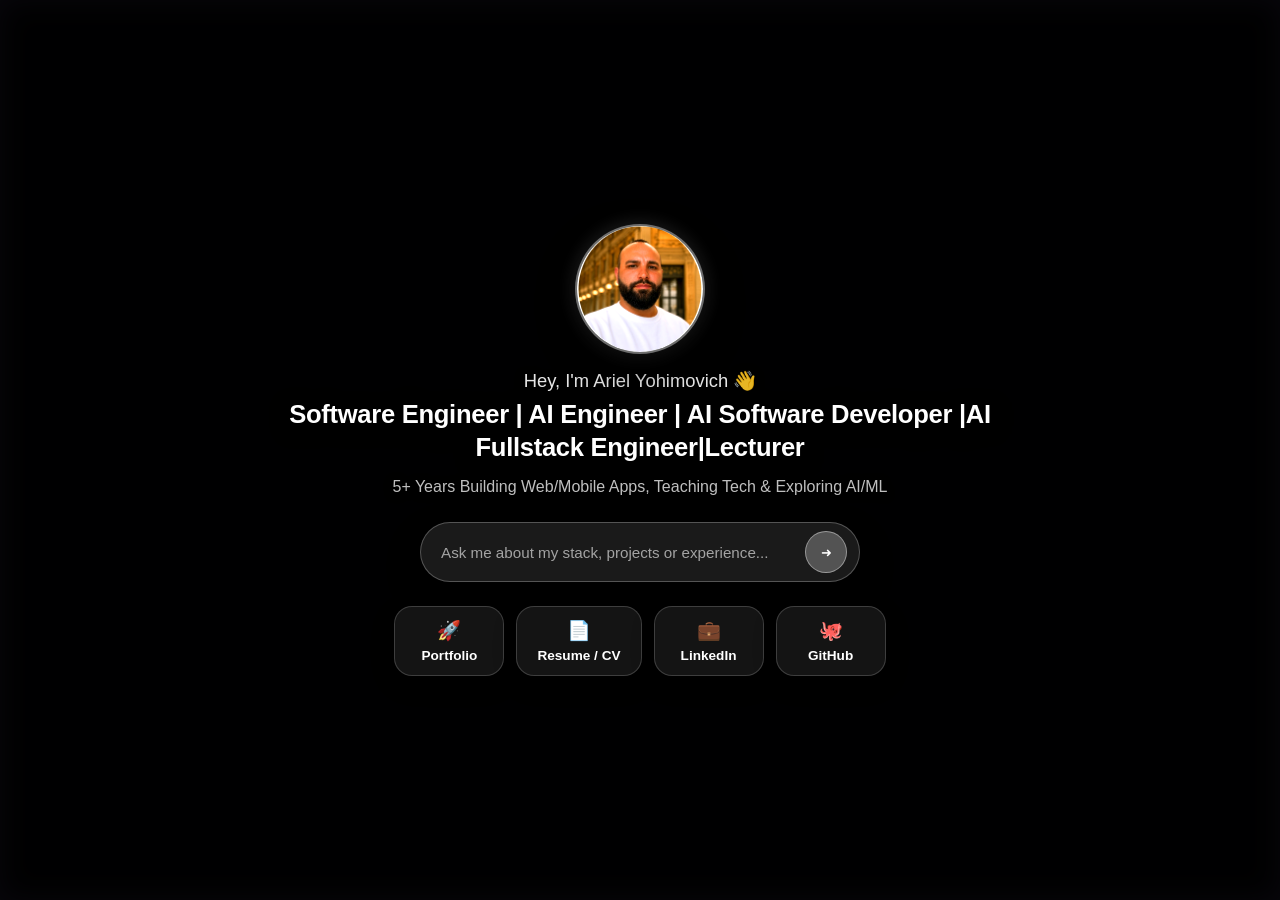
<file: index.html>
<!DOCTYPE html>
<html lang="en">
<head>
  <meta charset="UTF-8">
  <meta name="viewport" content="width=device-width, initial-scale=1.0, viewport-fit=cover">
  <title>Ariel Yohimovich | Software Engineer</title>

  <meta name="description" content="Ariel Yohimovich — Software Engineer, AI Engineer, AI Software Developer,AI Fullstack Engineer,Lecturer. 5+ years building web/mobile apps, teaching tech, and exploring AI/ML.">
  <meta property="og:title" content="Ariel Yohimovich | Software Engineer">
  <meta property="og:description" content="5+ Years Building Web/Mobile Apps, Teaching Tech & Exploring AI/ML">
  <meta property="og:image" content="me.png">
  <meta property="og:type" content="website">
  <meta name="twitter:card" content="summary">
  <link rel="icon" href="favicon.ico">
  <link rel="stylesheet" href="style.css">
</head>
<body>

  <canvas id="fluid-canvas"></canvas>

  <div class="container">
    <div class="avatar-wrapper">
      <div class="avatar interactive">
        <img src="me.png" alt="Ariel Yohimovich" onerror="this.classList.add('broken')">
        <div class="avatar-fallback" aria-hidden="true">AY</div>
      </div>
    </div>

    <div class="greeting">Hey, I'm Ariel Yohimovich 👋</div>
    <h1 class="title">Software Engineer | AI Engineer |  AI Software Developer |AI Fullstack Engineer|Lecturer</h1>
    <p class="subtitle">5+ Years Building Web/Mobile Apps, Teaching Tech &amp; Exploring AI/ML</p>

    <form class="input-box interactive" role="search">
      <label for="ask-input" class="visually-hidden">Ask me about my stack, projects or experience</label>
      <input id="ask-input" type="text" placeholder="Ask me about my stack, projects or experience..." autocomplete="off" />
      <button type="submit" aria-label="Submit question">&#10140;</button>
    </form>

    <nav class="nav-cards" aria-label="Main navigation">
      <a href="portfolio.html" class="card interactive">
        <span class="card-icon" aria-hidden="true">🚀</span><span>Portfolio</span>
      </a>

      <a href="Ariel_Yohimovich_CV.pdf" target="_blank" rel="noopener noreferrer" download class="card interactive">
        <span class="card-icon" aria-hidden="true">📄</span><span>Resume / CV</span>
      </a>

      <a href="https://www.linkedin.com/in/ariel-yohimovich/" target="_blank" rel="noopener noreferrer" class="card interactive">
        <span class="card-icon" aria-hidden="true">💼</span><span>LinkedIn</span>
      </a>

      <a href="https://github.com/arielyohimovich" target="_blank" rel="noopener noreferrer" class="card interactive">
        <span class="card-icon" aria-hidden="true">🐙</span><span>GitHub</span>
      </a>
    </nav>
  </div>

  <script src="script.js"></script>
</body>
</html>
</file>
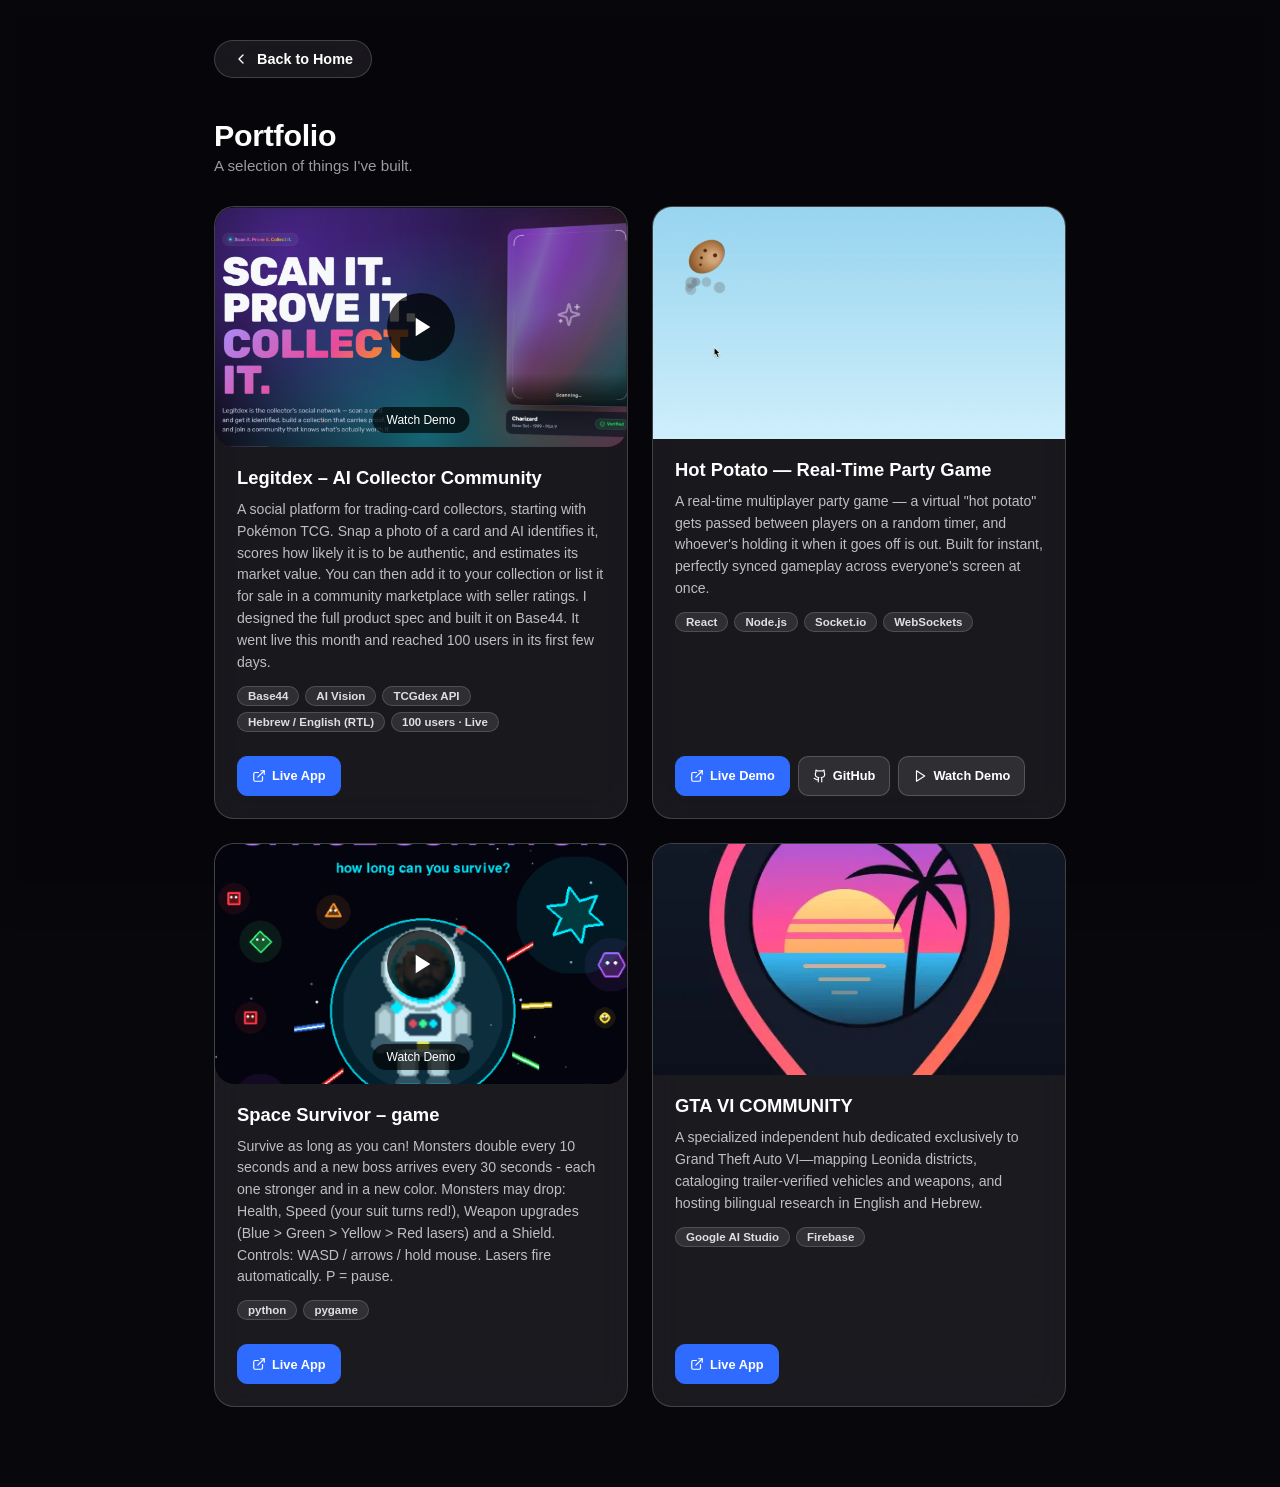
<file: portfolio.html>
<!DOCTYPE html>
<html lang="en">
<head>
  <meta charset="UTF-8">
  <meta name="viewport" content="width=device-width, initial-scale=1.0, viewport-fit=cover">
  <title>Portfolio | Ariel Yohimovich</title>

  <meta name="description" content="Selected projects by Ariel Yohimovich — Software Engineer & Full-Stack Curriculum Author.">
  <meta property="og:title" content="Portfolio | Ariel Yohimovich">
  <meta property="og:description" content="Selected projects by Ariel Yohimovich — Software Engineer & Full-Stack Curriculum Author.">
  <meta property="og:type" content="website">
  <meta name="twitter:card" content="summary">
  <link rel="icon" href="favicon.ico">
  <link rel="stylesheet" href="portfolio.css">
</head>
<body>

  <canvas id="fluid-canvas"></canvas>

  <div class="page">

    <div class="topbar">
      <a href="index.html" class="back-link">
        <svg xmlns="http://www.w3.org/2000/svg" width="16" height="16" viewBox="0 0 24 24" fill="none" stroke="currentColor" stroke-width="2" stroke-linecap="round" stroke-linejoin="round"><path d="m15 18-6-6 6-6"></path></svg>
        Back to Home
      </a>
    </div>

    <div>
      <div class="page-title">Portfolio</div>
      <div class="page-subtitle">A selection of things I've built.</div>
    </div>

    <div class="projects-grid">

<!-- Project 1: Legitdex -->
<article class="project-card">

  <div class="project-thumb thumb-llm" id="legitdexThumbnail">

    <!-- Original Image -->
    <div class="legitdex-cover" id="legitdexCover"
         onclick="playLegitdexVideo()">

      <img
        src="legitdex.png"
        alt="Legitdex collector app screenshot"
      >

      <!-- Play Button -->
      <div class="legitdex-play">
        <svg viewBox="0 0 24 24" width="32" height="32"
             fill="white">
          <path d="M8 5v14l11-7z"/>
        </svg>
      </div>

      <span class="legitdex-watch-label">Watch Demo</span>

    </div>

    <!-- Video - Initially Hidden -->
    <div class="legitdex-video-container" id="legitdexVideoContainer">

      <button
        class="legitdex-close"
        onclick="stopLegitdexVideo(event)"
        aria-label="Back to image"
      >
        &times;
      </button>

      <video
        id="legitdexVideo"
        controls
        playsinline
        preload="none"
      >
        <source src="/legitdex.mp4" type="video/mp4">
        Your browser does not support HTML video.
      </video>

    </div>

  </div>

  <div class="project-body">

    <div class="project-title">
      Legitdex – AI Collector Community
    </div>

    <p class="project-desc">
      A social platform for trading-card collectors, starting with Pokémon TCG.
      Snap a photo of a card and AI identifies it, scores how likely it is
      to be authentic, and estimates its market value. You can then
      add it to your collection or list it for sale in a community
      marketplace with seller ratings.

      I designed the full product spec and built it on Base44.
      It went live this month and reached 100 users in its first few days.
    </p>

    <div class="tech-tags">
      <span class="tech-tag">Base44</span>
      <span class="tech-tag">AI Vision</span>
      <span class="tech-tag">TCGdex API</span>
      <span class="tech-tag">Hebrew / English (RTL)</span>
      <span class="tech-tag">100 users · Live</span>
    </div>

    <div class="project-actions">

      <a
        href="https://legitdex.base44.app/"
        target="_blank"
        rel="noopener noreferrer"
        class="action-btn primary"
      >
        <svg xmlns="http://www.w3.org/2000/svg"
             width="14" height="14" viewBox="0 0 24 24"
             fill="none" stroke="currentColor"
             stroke-width="2" stroke-linecap="round"
             stroke-linejoin="round">
          <path d="M18 13v6a2 2 0 0 1-2 2H5a2 2 0 0 1-2-2V8a2 2 0 0 1 2-2h6"/>
          <path d="M15 3h6v6"/>
          <path d="M10 14 21 3"/>
        </svg>
        Live App
      </a>

    </div>

  </div>
</article>

      <!-- Project 2: Hot Potato game -->
      <article class="project-card">
        <div class="project-thumb thumb-game">
          <img src="hot-potato.png" alt="Hot Potato game screenshot" onerror="this.classList.add('broken')">
          <div class="thumb-fallback" aria-hidden="true">
            <svg xmlns="http://www.w3.org/2000/svg" width="26" height="26" viewBox="0 0 24 24" fill="none" stroke="currentColor" stroke-width="1.5" stroke-linecap="round" stroke-linejoin="round"><circle cx="12" cy="12" r="10"></circle><path d="M12 6v6l4 2"></path></svg>
            <span>Add project-hotpotato.png</span>
          </div>
        </div>
        <div class="project-body">
          <div class="project-title">Hot Potato — Real-Time Party Game</div>
          <p class="project-desc">
            A real-time multiplayer party game — a virtual "hot potato" gets passed between players on a
            random timer, and whoever's holding it when it goes off is out. Built for instant, perfectly
            synced gameplay across everyone's screen at once.
          </p>
          <div class="tech-tags">
            <span class="tech-tag">React</span>
            <span class="tech-tag">Node.js</span>
            <span class="tech-tag">Socket.io</span>
            <span class="tech-tag">WebSockets</span>
          </div>
          <div class="project-actions">
            <a href="https://example.com" target="_blank" rel="noopener noreferrer" class="action-btn primary">
              <svg xmlns="http://www.w3.org/2000/svg" width="14" height="14" viewBox="0 0 24 24" fill="none" stroke="currentColor" stroke-width="2" stroke-linecap="round" stroke-linejoin="round"><path d="M18 13v6a2 2 0 0 1-2 2H5a2 2 0 0 1-2-2V8a2 2 0 0 1 2-2h6"></path><path d="M15 3h6v6"></path><path d="M10 14 21 3"></path></svg>
              Live Demo
            </a>
            <a href="https://github.com/arielyohimovich/hot-potato-game" target="_blank" rel="noopener noreferrer" class="action-btn">
              <svg xmlns="http://www.w3.org/2000/svg" width="14" height="14" viewBox="0 0 24 24" fill="none" stroke="currentColor" stroke-width="2" stroke-linecap="round" stroke-linejoin="round"><path d="M15 22v-4a4.8 4.8 0 0 0-1-3.5c3 0 6-2 6-5.5.08-1.25-.27-2.48-1-3.5.28-1.15.28-2.35 0-3.5 0 0-1 0-3 1.5-2.64-.5-5.36-.5-8 0C6 2 5 2 5 2c-.3 1.15-.3 2.35 0 3.5A5.403 5.403 0 0 0 4 9c0 3.5 3 5.5 6 5.5-.39.49-.68 1.05-.85 1.65-.17.6-.22 1.23-.15 1.85v4"></path><path d="M9 18c-4.51 2-5-2-7-2"></path></svg>
              GitHub
            </a>
            <a href="https://youtube.com" target="_blank" rel="noopener noreferrer" class="action-btn">
              <svg xmlns="http://www.w3.org/2000/svg" width="14" height="14" viewBox="0 0 24 24" fill="none" stroke="currentColor" stroke-width="2" stroke-linecap="round" stroke-linejoin="round"><polygon points="6 3 20 12 6 21 6 3"></polygon></svg>
              Watch Demo
            </a>
          </div>
        </div>
      </article>

<!-- Project 3: Space Survivor -->
<article class="project-card">

  <div class="project-thumb thumb-llm" id="legitdexThumbnail">

    <!-- Original Image -->
    <div class="legitdex-cover" id="spaceSurvivorCover"
         onclick="playspaceSurvivorVideo()">

      <img
        src="space-survivor.png"
        alt="space survivor game screenshat"
      >

      <!-- Play Button -->
      <div class="legitdex-play">
        <svg viewBox="0 0 24 24" width="32" height="32"
             fill="white">
          <path d="M8 5v14l11-7z"/>
        </svg>
      </div>

      <span class="legitdex-watch-label">Watch Demo</span>

    </div>

    <!-- Video - Initially Hidden -->
    <div class="legitdex-video-container" id="spaceSurvivorVideoContainer">

      <button
        class="legitdex-close"
        onclick="stopspaceSurvivorVideo(event)"
        aria-label="Back to image"
      >
        &times;
      </button>

      <video
        id="spaceSurvivorVideo"
        controls
        playsinline
        preload="none"
      >
        <source src="/space_survivor_promo.mp4" type="video/mp4">
        Your browser does not support HTML video.
      </video>

    </div>

  </div>

  <div class="project-body">

    <div class="project-title">
      Space Survivor – game
    </div>

    <p class="project-desc">
     Survive as long as you can! Monsters double every 10 seconds and a new boss arrives every 30 seconds - each one stronger and in a new color.

     Monsters may drop: Health, Speed (your suit turns red!), Weapon upgrades (Blue > Green > Yellow > Red lasers) and a Shield.

      Controls: WASD / arrows / hold mouse. Lasers fire automatically. P = pause.
    </p>

    <div class="tech-tags">
      <span class="tech-tag">python</span>
      <span class="tech-tag">pygame</span>
    </div>

    <div class="project-actions">

      <a
        href="https://ariel93.itch.io/space-survivor"
        target="_blank"
        rel="noopener noreferrer"
        class="action-btn primary"
      >
        <svg xmlns="http://www.w3.org/2000/svg"
             width="14" height="14" viewBox="0 0 24 24"
             fill="none" stroke="currentColor"
             stroke-width="2" stroke-linecap="round"
             stroke-linejoin="round">
          <path d="M18 13v6a2 2 0 0 1-2 2H5a2 2 0 0 1-2-2V8a2 2 0 0 1 2-2h6"/>
          <path d="M15 3h6v6"/>
          <path d="M10 14 21 3"/>
        </svg>
        Live App
      </a>

    </div>

  </div>
</article>
      <!-- Project 4: gta 6 community -->
      <article class="project-card">
        <div class="project-thumb thumb-game">
          <img src="gta6community.png" alt="gta 6 community" onerror="this.classList.add('broken')">
          <div class="thumb-fallback" aria-hidden="true">
            <svg xmlns="http://www.w3.org/2000/svg" width="26" height="26" viewBox="0 0 24 24" fill="none" stroke="currentColor" stroke-width="1.5" stroke-linecap="round" stroke-linejoin="round"><circle cx="12" cy="12" r="10"></circle><path d="M12 6v6l4 2"></path></svg>
          </div>
        </div>
        <div class="project-body">
          <div class="project-title">GTA VI COMMUNITY</div>
          <p class="project-desc">
           A specialized independent hub dedicated exclusively to Grand Theft Auto VI—mapping Leonida districts, cataloging trailer-verified vehicles and weapons, and hosting bilingual research in English and Hebrew.
          </p>
          <div class="tech-tags">
            <span class="tech-tag">Google AI Studio</span>
            <span class="tech-tag">Firebase</span>
          </div>
          <div class="project-actions">
              <a
        href="https://gta-vi-community.ai.studio/"
        target="_blank"
        rel="noopener noreferrer"
        class="action-btn primary"
      >
        <svg xmlns="http://www.w3.org/2000/svg"
             width="14" height="14" viewBox="0 0 24 24"
             fill="none" stroke="currentColor"
             stroke-width="2" stroke-linecap="round"
             stroke-linejoin="round">
          <path d="M18 13v6a2 2 0 0 1-2 2H5a2 2 0 0 1-2-2V8a2 2 0 0 1 2-2h6"/>
          <path d="M15 3h6v6"/>
          <path d="M10 14 21 3"/>
        </svg>
        Live App
      </a>

    
          </div>
        </div>
      </article>
  

    </div>

  </div>

  <script src="portfolio.js"></script>
</body>
</html>
</file>
<file: style.css>
* {
  box-sizing: border-box;
  margin: 0;
  padding: 0;
  font-family: -apple-system, BlinkMacSystemFont, "Segoe UI", Roboto, Helvetica, Arial, sans-serif;
}

body, html {
  width: 100%;
  min-height: 100dvh;
  background-color: #08070c;
  overflow-x: hidden;
  overflow-y: auto;
}

@media (prefers-reduced-motion: reduce) {
  * {
    animation-duration: 0.001ms !important;
    transition-duration: 0.001ms !important;
  }
}

#fluid-canvas {
  position: fixed;
  top: 0;
  left: 0;
  width: 100%;
  height: 100%;
  z-index: 1;
  filter: blur(15px) contrast(1.2);
  pointer-events: none;
}

.container {
  position: relative;
  z-index: 2;
  display: flex;
  flex-direction: column;
  align-items: center;
  justify-content: center;
  min-height: 100dvh;
  text-align: center;
  color: #ffffff;
  padding: 40px 20px;
  padding-top: max(40px, env(safe-area-inset-top));
  padding-bottom: max(40px, env(safe-area-inset-bottom));
  padding-left: max(20px, env(safe-area-inset-left));
  padding-right: max(20px, env(safe-area-inset-right));
  pointer-events: none;
}

.interactive {
  pointer-events: auto;
}

a.interactive:focus-visible,
button:focus-visible,
input:focus-visible {
  outline: 2px solid #ffffff;
  outline-offset: 3px;
  border-radius: inherit;
}

.avatar-wrapper {
  margin-bottom: 16px;
}

.avatar {
  width: 130px;
  height: 130px;
  border-radius: 50%;
  overflow: hidden;
  background: rgba(255, 255, 255, 0.12);
  backdrop-filter: blur(15px);
  -webkit-backdrop-filter: blur(15px);
  border: 2px solid rgba(255, 255, 255, 0.35);
  display: flex;
  align-items: center;
  justify-content: center;
  box-shadow: 0 15px 35px rgba(0,0,0,0.5), 0 0 20px rgba(255, 255, 255, 0.15);
  transition: transform 0.3s ease, border-color 0.3s ease;
}

.avatar:hover {
  transform: scale(1.05);
  border-color: rgba(255, 255, 255, 0.6);
}

.avatar img {
  width: 100%;
  height: 100%;
  object-fit: cover;
  filter: saturate(1.25) contrast(1.1) brightness(1.05);
}

.avatar .avatar-fallback {
  width: 100%;
  height: 100%;
  display: none;
  align-items: center;
  justify-content: center;
  font-size: 2.2rem;
  font-weight: 800;
  color: #ffffff;
  background: linear-gradient(135deg, #7b5cff, #ff5ca8);
}

.avatar img.broken {
  display: none;
}
.avatar img.broken + .avatar-fallback {
  display: flex;
}

.greeting {
  font-size: 1.15rem;
  font-weight: 500;
  margin-bottom: 6px;
  color: rgba(255, 255, 255, 0.9);
  text-shadow: 0 2px 10px rgba(0,0,0,0.5);
}

.title {
  font-size: 1.6rem;
  font-weight: 800;
  letter-spacing: -0.3px;
  margin-bottom: 12px;
  color: #ffffff;
  text-shadow: 0 4px 20px rgba(0,0,0,0.6);
  max-width: 750px;
  line-height: 1.3;
}

.subtitle {
  font-size: 1rem;
  color: rgba(255, 255, 255, 0.75);
  margin-bottom: 24px;
  max-width: 520px;
  line-height: 1.4;
  text-shadow: 0 2px 8px rgba(0,0,0,0.5);
}

.input-box {
  display: flex;
  align-items: center;
  background: rgba(255, 255, 255, 0.1);
  backdrop-filter: blur(20px);
  -webkit-backdrop-filter: blur(20px);
  border: 1px solid rgba(255, 255, 255, 0.25);
  border-radius: 30px;
  padding: 8px 12px 8px 20px;
  width: 100%;
  max-width: 440px;
  box-shadow: 0 15px 35px rgba(0, 0, 0, 0.3);
  margin-bottom: 24px;
}

.visually-hidden {
  position: absolute;
  width: 1px;
  height: 1px;
  padding: 0;
  margin: -1px;
  overflow: hidden;
  clip: rect(0, 0, 0, 0);
  white-space: nowrap;
  border: 0;
}

.input-box input {
  border: none;
  background: transparent;
  outline: none;
  width: 100%;
  font-size: 0.95rem;
  color: #ffffff;
}

.input-box input::placeholder {
  color: rgba(255, 255, 255, 0.6);
}

.input-box button {
  background: rgba(255, 255, 255, 0.25);
  border: 1px solid rgba(255, 255, 255, 0.4);
  width: 42px;
  height: 42px;
  border-radius: 50%;
  color: white;
  display: flex;
  align-items: center;
  justify-content: center;
  cursor: pointer;
  transition: all 0.2s;
  flex-shrink: 0;
}

.input-box button:hover {
  background: #ffffff;
  color: #000;
  transform: scale(1.08);
}

.nav-cards {
  display: flex;
  gap: 12px;
  flex-wrap: wrap;
  justify-content: center;
  width: 100%;
  max-width: 550px;
}

.card {
  background: rgba(255, 255, 255, 0.08);
  backdrop-filter: blur(16px);
  -webkit-backdrop-filter: blur(16px);
  border: 1px solid rgba(255, 255, 255, 0.18);
  padding: 12px 20px;
  border-radius: 18px;
  display: flex;
  flex-direction: column;
  align-items: center;
  justify-content: center;
  gap: 6px;
  min-width: 110px;
  min-height: 44px;
  text-decoration: none;
  color: #ffffff;
  font-size: 0.85rem;
  font-weight: 600;
  transition: all 0.3s cubic-bezier(0.25, 0.8, 0.25, 1);
  box-shadow: 0 8px 25px rgba(0, 0, 0, 0.2);
}

.card:hover {
  background: rgba(255, 255, 255, 0.25);
  border-color: rgba(255, 255, 255, 0.5);
  transform: translateY(-4px) scale(1.02);
}

.card-icon {
  font-size: 1.2rem;
}

@media (max-width: 600px) {
  .container {
    justify-content: flex-start;
    padding-top: max(30px, env(safe-area-inset-top));
  }

  .avatar {
    width: 110px;
    height: 110px;
  }

  .title {
    font-size: 1.3rem;
    line-height: 1.35;
  }

  .subtitle {
    font-size: 0.9rem;
    margin-bottom: 20px;
  }

  .input-box {
    margin-bottom: 20px;
  }

  .nav-cards {
    flex-direction: column;
    width: 100%;
    max-width: 100%;
    gap: 12px;
  }

  .card {
    width: 100%;
    max-width: 100%;
    flex-direction: row;
    justify-content: center;
    padding: 16px;
    border-radius: 20px;
    font-size: 1rem;
    gap: 12px;
  }

  .card-icon {
    font-size: 1.3rem;
  }
}
</file>
<file: portfolio.css>
* {
  box-sizing: border-box;
  margin: 0;
  padding: 0;
  font-family: -apple-system, BlinkMacSystemFont, "Segoe UI", Roboto, Helvetica, Arial, sans-serif;
}

body, html {
  width: 100%;
  min-height: 100dvh;
  background-color: #08070c;
  color: #ffffff;
  overflow-x: hidden;
}

@media (prefers-reduced-motion: reduce) {
  * {
    animation-duration: 0.001ms !important;
    transition-duration: 0.001ms !important;
  }
}

#fluid-canvas {
  position: fixed;
  top: 0;
  left: 0;
  width: 100%;
  height: 100%;
  z-index: 0;
  filter: blur(15px) contrast(1.2);
  pointer-events: none;
}

.page {
  position: relative;
  z-index: 1;
  max-width: 900px;
  margin: 0 auto;
  padding: 40px 24px 80px;
  padding-top: max(40px, env(safe-area-inset-top));
  padding-left: max(24px, env(safe-area-inset-left));
  padding-right: max(24px, env(safe-area-inset-right));
}

a:focus-visible,
button:focus-visible {
  outline: 2px solid #ffffff;
  outline-offset: 3px;
  border-radius: 8px;
}

/* ---------- top bar ---------- */
.topbar {
  margin-bottom: 40px;
}

.back-link {
  display: inline-flex;
  align-items: center;
  gap: 8px;
  color: #ffffff;
  text-decoration: none;
  font-size: 0.9rem;
  font-weight: 600;
  background: rgba(255, 255, 255, 0.08);
  border: 1px solid rgba(255, 255, 255, 0.18);
  backdrop-filter: blur(16px);
  -webkit-backdrop-filter: blur(16px);
  padding: 10px 18px;
  border-radius: 999px;
  transition: all 0.25s ease;
}
.back-link:hover {
  background: rgba(255, 255, 255, 0.18);
  transform: translateX(-4px);
}

.page-title {
  font-size: 1.9rem;
  font-weight: 800;
  letter-spacing: -0.3px;
}
.page-subtitle {
  color: rgba(255, 255, 255, 0.6);
  font-size: 0.95rem;
  margin-top: 4px;
}

/* ---------- project grid ---------- */
.projects-grid {
  display: grid;
  grid-template-columns: 1fr;
  gap: 24px;
  margin-top: 32px;
}
@media (min-width: 640px) {
  .projects-grid {
    grid-template-columns: 1fr 1fr;
  }
}

.project-card {
  background: rgba(255, 255, 255, 0.08);
  border: 1px solid rgba(255, 255, 255, 0.18);
  backdrop-filter: blur(16px);
  -webkit-backdrop-filter: blur(16px);
  border-radius: 20px;
  overflow: hidden;
  display: flex;
  flex-direction: column;
  transition: transform 0.3s ease, border-color 0.3s ease;
}
.project-card:hover {
  transform: translateY(-4px);
  border-color: rgba(255, 255, 255, 0.35);
}

.project-thumb {
  position: relative;
  width: 100%;
  aspect-ratio: 16 / 9;
  overflow: hidden;
}
.project-thumb img {
  width: 100%;
  height: 100%;
  object-fit: cover;
  display: block;
}
.project-thumb img.broken { display: none; }
.thumb-fallback {
  display: none;
  position: absolute;
  inset: 0;
  align-items: center;
  justify-content: center;
  flex-direction: column;
  gap: 8px;
  color: rgba(255, 255, 255, 0.6);
  font-size: 0.78rem;
  text-align: center;
  padding: 0 16px;
}
.project-thumb img.broken + .thumb-fallback { display: flex; }

.thumb-llm {
  background: linear-gradient(135deg, #2a1f52, #12203a);
}
.thumb-game {
  background: linear-gradient(135deg, #4a2210, #3a1220);
}

.project-body {
  padding: 20px 22px 22px;
  display: flex;
  flex-direction: column;
  gap: 10px;
  flex: 1;
}

.project-title {
  font-size: 1.15rem;
  font-weight: 700;
}

.project-desc {
  font-size: 0.88rem;
  color: rgba(255, 255, 255, 0.72);
  line-height: 1.55;
}

.tech-tags {
  display: flex;
  flex-wrap: wrap;
  gap: 6px;
  margin-top: 2px;
}
.tech-tag {
  font-size: 0.72rem;
  font-weight: 600;
  color: rgba(255, 255, 255, 0.85);
  background: rgba(255, 255, 255, 0.1);
  border: 1px solid rgba(255, 255, 255, 0.15);
  padding: 3px 10px;
  border-radius: 999px;
}

.project-actions {
  display: flex;
  flex-wrap: wrap;
  gap: 8px;
  margin-top: auto;
  padding-top: 14px;
}

.action-btn {
  display: inline-flex;
  align-items: center;
  gap: 6px;
  font-size: 0.8rem;
  font-weight: 600;
  color: #ffffff;
  text-decoration: none;
  background: rgba(255, 255, 255, 0.1);
  border: 1px solid rgba(255, 255, 255, 0.18);
  padding: 8px 14px;
  border-radius: 10px;
  transition: all 0.2s ease;
  min-height: 40px;
}
.action-btn:hover {
  background: rgba(255, 255, 255, 0.22);
}
.action-btn.primary {
  background: #2f6bff;
  border-color: #2f6bff;
}
.action-btn.primary:hover {
  background: #1a54e6;
}

.edit-note {
  font-size: 0.78rem;
  color: rgba(255, 255, 255, 0.35);
  margin-top: 8px;
}



/* =================================
   LEGITDEX INLINE VIDEO
================================= */

#legitdexThumbnail {
  position: relative;
  width: 100%;
  height: 240px;
  overflow: hidden;
  background: #111;
  border-radius: inherit;
}

/* Image Cover */

.legitdex-cover {
  position: absolute;
  inset: 0;
  width: 100%;
  height: 100%;
  cursor: pointer;
  z-index: 2;
}

.legitdex-cover img {
  display: block;
  width: 100%;
  height: 100%;
  object-fit: cover;
  transition: transform 0.35s ease;
}

.legitdex-cover:hover img {
  transform: scale(1.04);
}

/* Play Button */

.legitdex-play {
  position: absolute;
  top: 50%;
  left: 50%;
  transform: translate(-50%, -50%);
  width: 68px;
  height: 68px;
  border-radius: 50%;
  background: rgba(0, 0, 0, 0.75);
  display: flex;
  align-items: center;
  justify-content: center;
  transition: 0.3s ease;
  pointer-events: none;
}

.legitdex-cover:hover .legitdex-play {
  background: #2563eb;
  transform: translate(-50%, -50%) scale(1.12);
}

/* Watch Demo Label */

.legitdex-watch-label {
  position: absolute;
  bottom: 14px;
  left: 50%;
  transform: translateX(-50%);
  color: white;
  background: rgba(0, 0, 0, 0.7);
  padding: 6px 14px;
  border-radius: 20px;
  font-size: 12px;
}

/* Video Container */

.legitdex-video-container {
  display: none;
  position: absolute;
  inset: 0;
  width: 100%;
  height: 100%;
  background: black;
  z-index: 3;
}

.legitdex-video-container.active {
  display: block;
}

/* Video */

.legitdex-video-container video {
  display: block;
  width: 100%;
  height: 100%;
  object-fit: contain;
  background: black;
}

/* Close Button */

.legitdex-close {
  position: absolute;
  top: 8px;
  right: 8px;
  z-index: 5;
  width: 30px;
  height: 30px;
  border: none;
  border-radius: 50%;
  background: rgba(0, 0, 0, 0.75);
  color: white;
  font-size: 23px;
  line-height: 1;
  cursor: pointer;
}

.legitdex-close:hover {
  background: #2563eb;
}

/* Responsive */

@media (max-width: 600px) {
  #legitdexThumbnail {
    height: 200px;
  }
}
</file>
